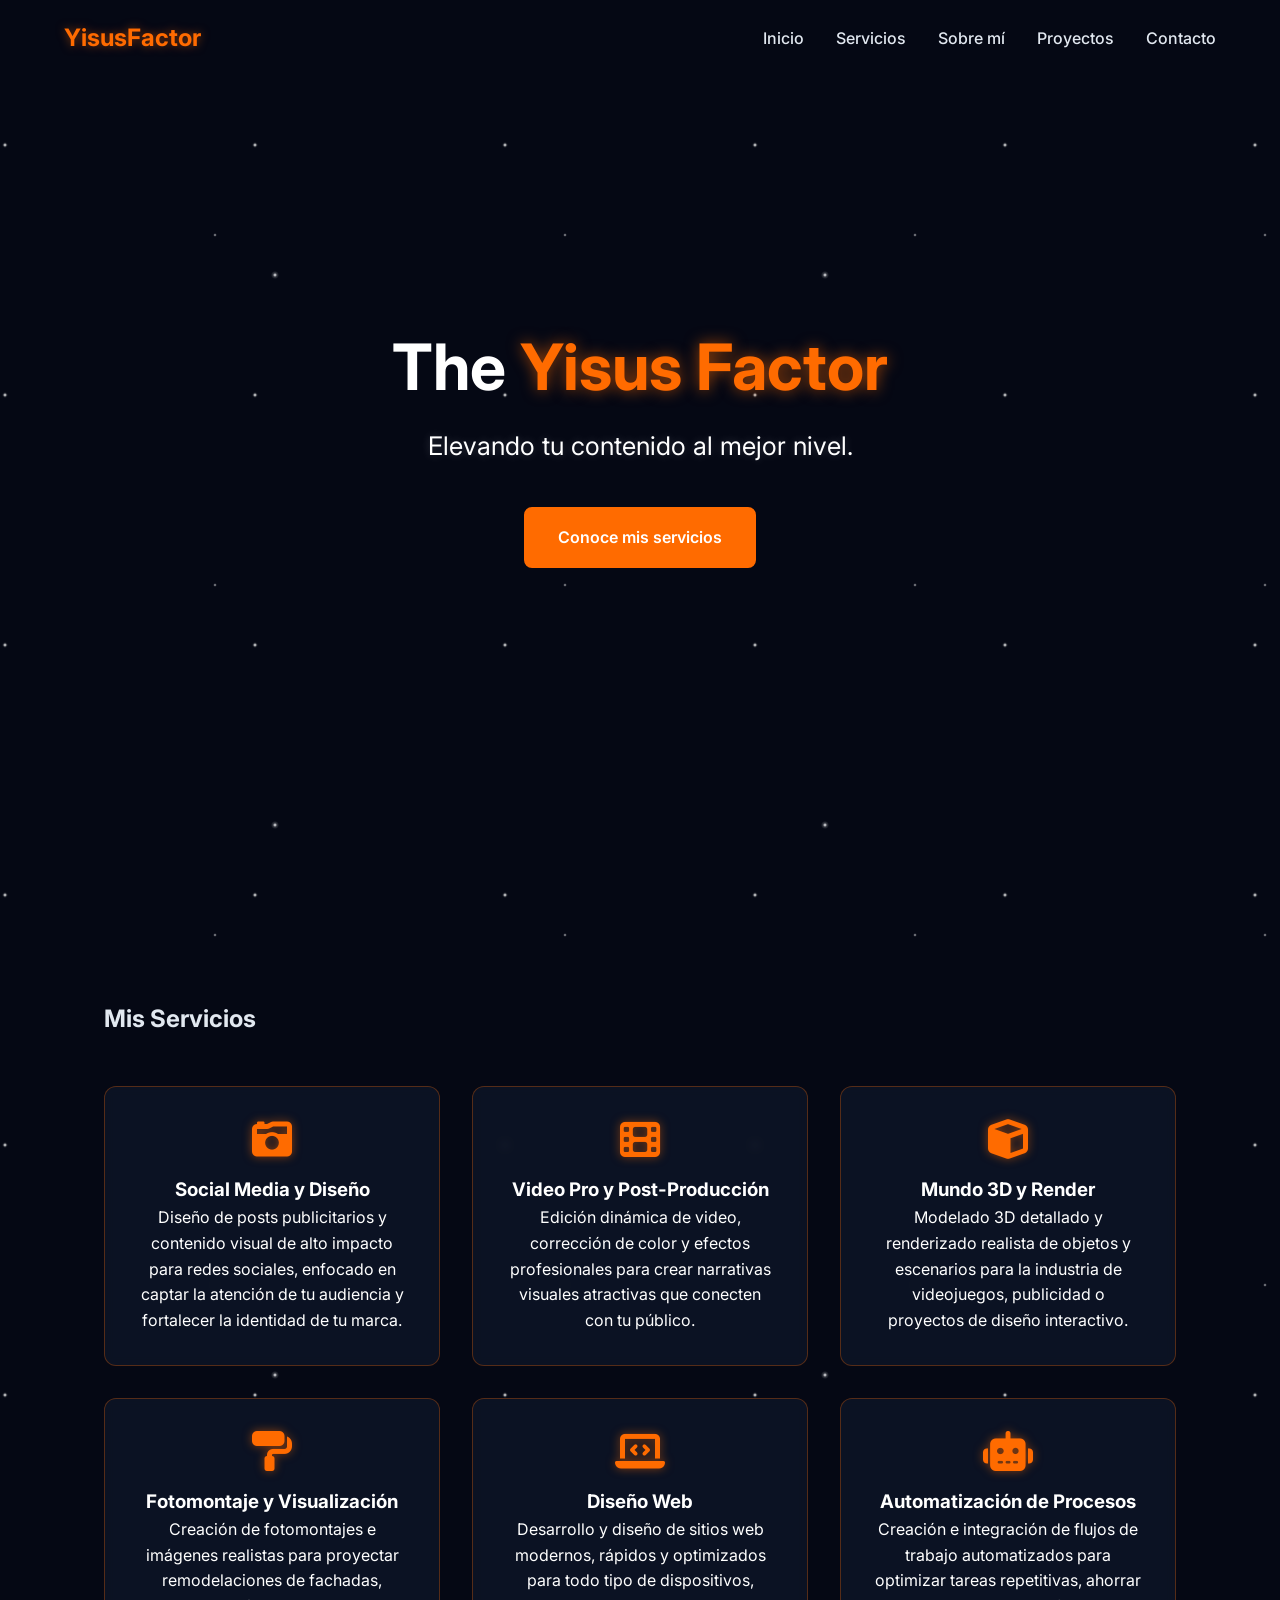
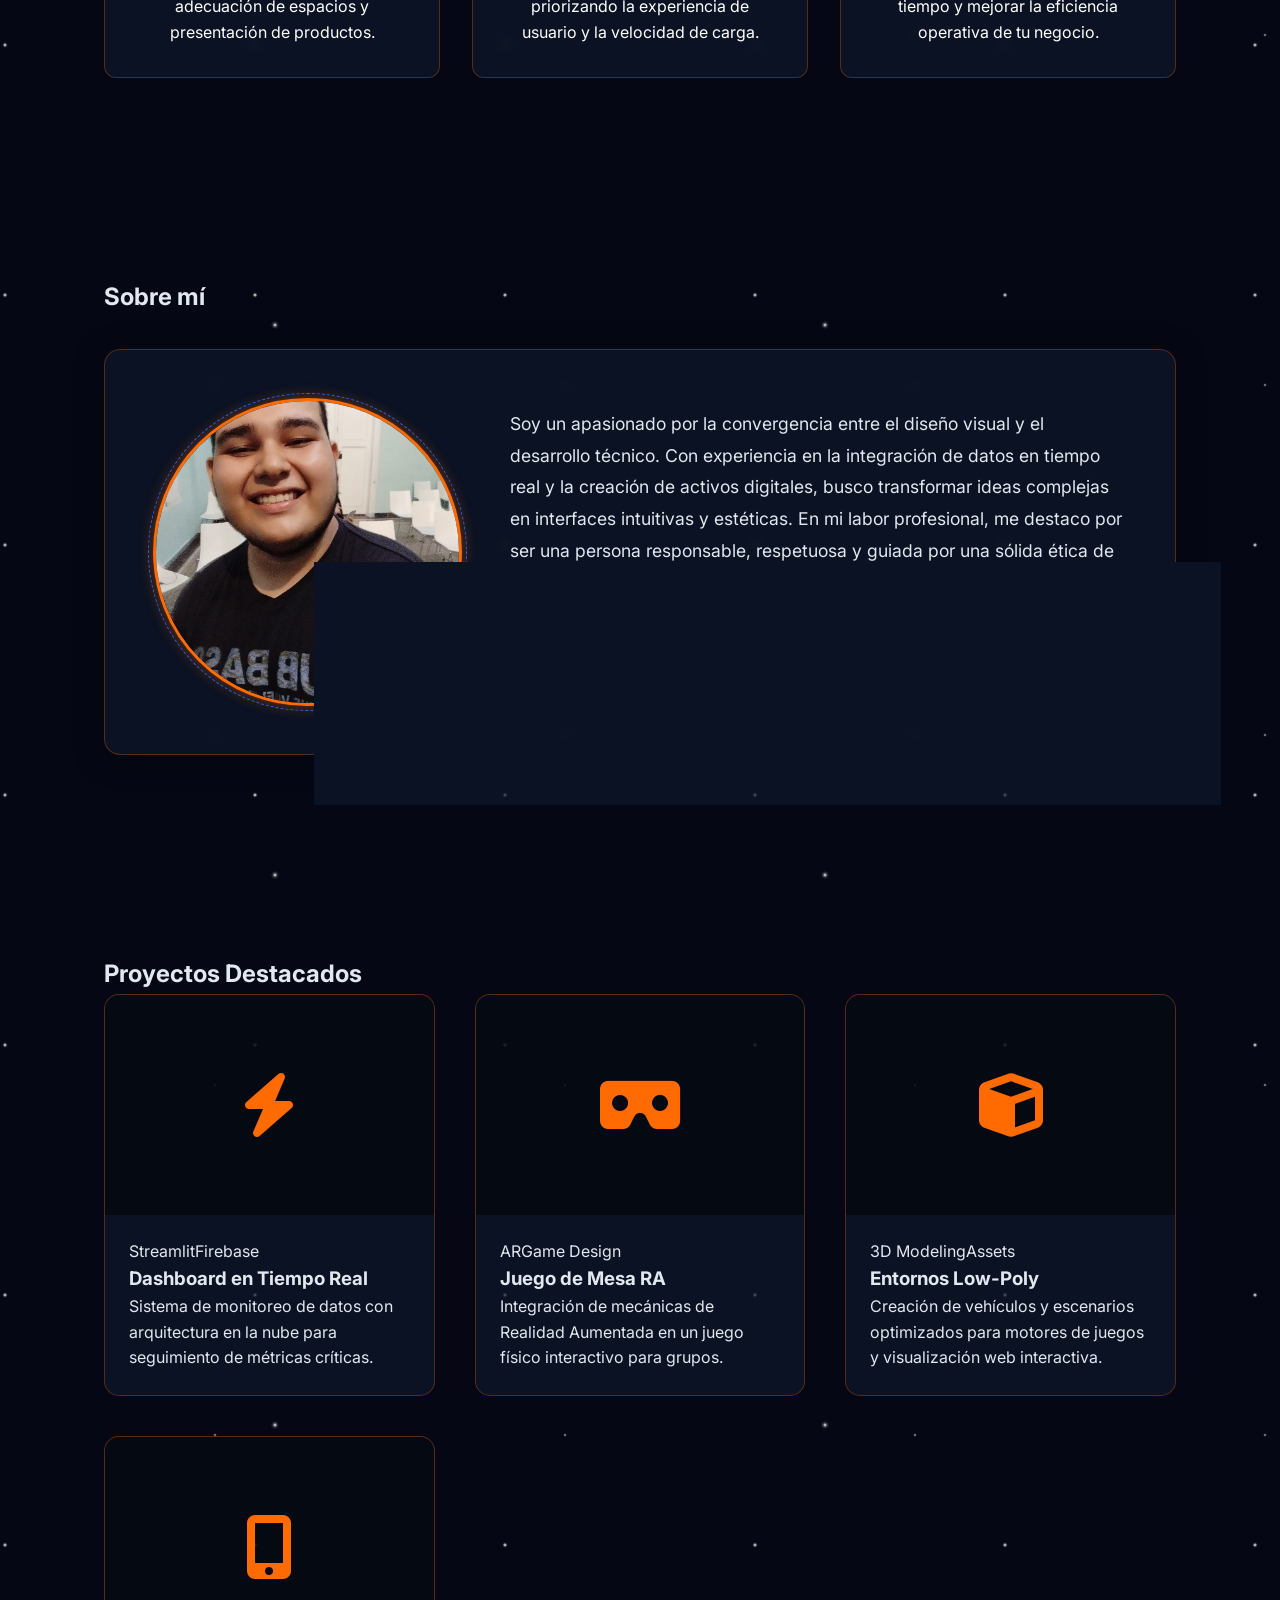
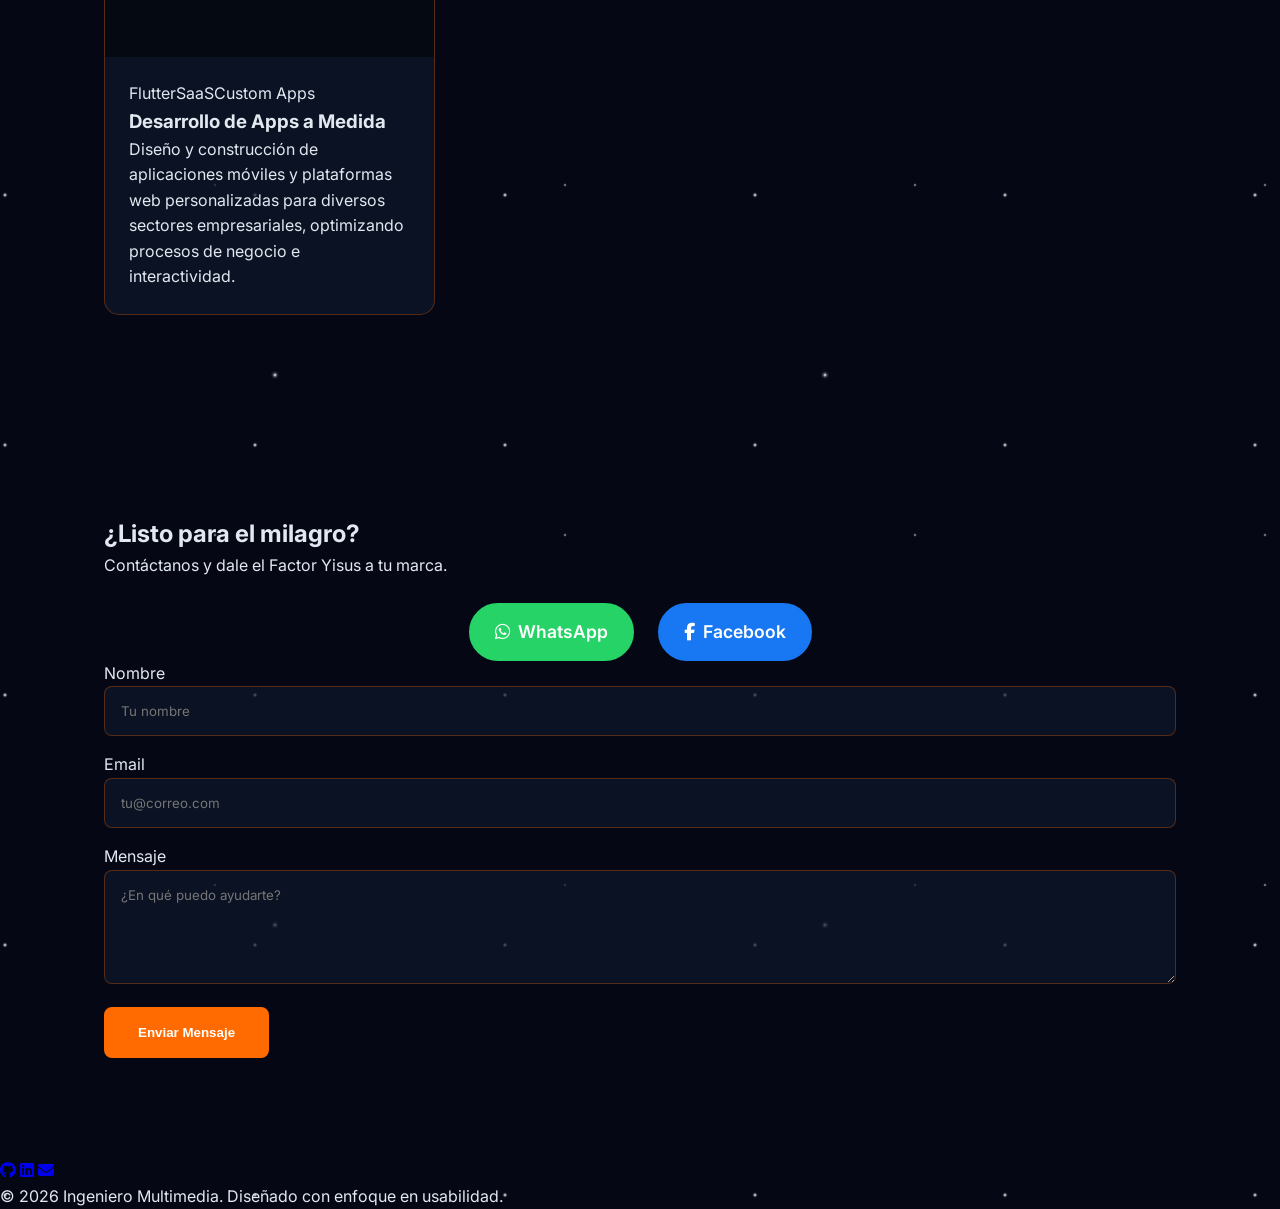
<file: index.html>
<!DOCTYPE html>
<html lang="es">

<head>
    <meta charset="UTF-8">
    <meta name="viewport" content="width=device-width, initial-scale=1.0">
    <meta name="description" content="Portafolio Profesional - Ingeniero Multimedia y Desarrollador Front-End">
    <title>Portafolio Profesional | Multimedia Engineer</title>

    <!-- Fuentes y Recursos Externos -->
    <link rel="preconnect" href="https://fonts.googleapis.com">
    <link rel="preconnect" href="https://fonts.gstatic.com" crossorigin>
    <link href="https://fonts.googleapis.com/css2?family=Inter:wght@300;400;600;700&display=swap" rel="stylesheet">
    <link rel="stylesheet" href="https://cdnjs.cloudflare.com/ajax/libs/font-awesome/6.4.0/css/all.min.css">

    <!-- Vinculación del CSS Externo -->
    <link rel="stylesheet" href="css/styles.css">
</head>

<body>

    <!-- Navegación -->
    <header>
        <a href="#" class="logo">Yisus<span>Factor</span></a>
        <nav>
            <ul class="nav-links">
                <li><a href="#inicio">Inicio</a></li>
                <li><a href="#habilidades">Servicios</a></li>
                <li><a href="#sobre-mi">Sobre mí</a></li>
                <li><a href="#portafolio">Proyectos</a></li>
                <li><a href="#contacto">Contacto</a></li>
            </ul>
        </nav>
    </header>

    <!-- Sección Hero -->
    <section id="inicio" class="hero">
        <div class="hero-content">
            <h1>The <span>Yisus Factor</span></h1>
            <p>Elevando tu contenido al mejor nivel.</p>
            <a href="#habilidades" class="btn">Conoce mis servicios</a>
        </div>
    </section>

    <!-- Servicios -->
    <section id="habilidades" class="reveal">
        <div class="section-title">
            <h2>Mis Servicios</h2>
        </div>
        <div class="skills-grid">
            <div class="skill-card">
                <i class="fas fa-camera-retro"></i>
                <h3>Social Media y Diseño</h3>
                <p>Diseño de posts publicitarios y contenido visual de alto impacto para redes sociales, enfocado en
                    captar la atención de tu audiencia y fortalecer la identidad de tu marca.</p>
            </div>
            <div class="skill-card">
                <i class="fas fa-film"></i>
                <h3>Video Pro y Post-Producción</h3>
                <p>Edición dinámica de video, corrección de color y efectos profesionales para crear narrativas visuales
                    atractivas que conecten con tu público.</p>
            </div>
            <div class="skill-card">
                <i class="fas fa-cube"></i>
                <h3>Mundo 3D y Render</h3>
                <p>Modelado 3D detallado y renderizado realista de objetos y escenarios para la industria de
                    videojuegos, publicidad o proyectos de diseño interactivo.</p>
            </div>
            <div class="skill-card">
                <i class="fas fa-paint-roller"></i>
                <h3>Fotomontaje y Visualización</h3>
                <p>Creación de fotomontajes e imágenes realistas para proyectar remodelaciones de fachadas, adecuación
                    de espacios y presentación de productos.</p>
            </div>
            <div class="skill-card">
                <i class="fas fa-laptop-code"></i>
                <h3>Diseño Web</h3>
                <p>Desarrollo y diseño de sitios web modernos, rápidos y optimizados para todo tipo de dispositivos,
                    priorizando la experiencia de usuario y la velocidad de carga.</p>
            </div>
            <div class="skill-card">
                <i class="fas fa-robot"></i>
                <h3>Automatización de Procesos</h3>
                <p>Creación e integración de flujos de trabajo automatizados para optimizar tareas repetitivas, ahorrar
                    tiempo y mejorar la eficiencia operativa de tu negocio.</p>
            </div>
        </div>
    </section>

    <!-- Sobre Mí -->
    <section id="sobre-mi" class="reveal">
        <div class="section-title">
            <h2>Sobre mí</h2>
        </div>
        <div class="sobre-mi-container">
            <div class="sobre-mi-img">
                <img src="imagenes/perfil.jpg" alt="Foto de perfil de Yisus"
                    onerror="this.src='https://placehold.co/400x400/0f172a/ff6b00?text=Yisus';">
            </div>
            <div class="sobre-mi-info">
                <p>Soy un apasionado por la convergencia entre el diseño visual y el desarrollo técnico. Con experiencia
                    en
                    la integración de datos en tiempo real y la creación de activos digitales, busco transformar ideas
                    complejas en interfaces intuitivas y estéticas. En mi labor profesional, me destaco por ser una
                    persona
                    responsable, respetuosa y guiada por una sólida ética de trabajo, garantizando siempre el
                    compromiso, la
                    excelencia y la transparencia en cada uno de mis proyectos.</p>
                <div class="sobre-mi-valores">
                    <span class="valor-tag"><i class="fas fa-check-circle"></i> Responsabilidad</span>
                    <span class="valor-tag"><i class="fas fa-check-circle"></i> Respeto</span>
                    <span class="valor-tag"><i class="fas fa-check-circle"></i> Ética Profesional</span>
                </div>
            </div>
        </div>
    </section>

    <!-- Proyectos -->
    <section id="portafolio" class="reveal">
        <div class="section-title">
            <h2>Proyectos Destacados</h2>
        </div>
        <div class="portfolio-grid">
            <article class="project-card">
                <div class="project-img"><i class="fas fa-bolt"></i></div>
                <div class="project-content">
                    <span class="tag">Streamlit</span><span class="tag">Firebase</span>
                    <h3>Dashboard en Tiempo Real</h3>
                    <p>Sistema de monitoreo de datos con arquitectura en la nube para seguimiento de métricas críticas.
                    </p>
                </div>
            </article>

            <article class="project-card">
                <div class="project-img"><i class="fas fa-vr-cardboard"></i></div>
                <div class="project-content">
                    <span class="tag">AR</span><span class="tag">Game Design</span>
                    <h3>Juego de Mesa RA</h3>
                    <p>Integración de mecánicas de Realidad Aumentada en un juego físico interactivo para grupos.</p>
                </div>
            </article>

            <article class="project-card">
                <div class="project-img"><i class="fas fa-cube"></i></div>
                <div class="project-content">
                    <span class="tag">3D Modeling</span><span class="tag">Assets</span>
                    <h3>Entornos Low-Poly</h3>
                    <p>Creación de vehículos y escenarios optimizados para motores de juegos y visualización web
                        interactiva.</p>
                </div>
            </article>

            <article class="project-card">
                <div class="project-img"><i class="fas fa-mobile-screen-button"></i></div>
                <div class="project-content">
                    <span class="tag">Flutter</span><span class="tag">SaaS</span><span class="tag">Custom Apps</span>
                    <h3>Desarrollo de Apps a Medida</h3>
                    <p>Diseño y construcción de aplicaciones móviles y plataformas web personalizadas para diversos
                        sectores empresariales, optimizando procesos de negocio e interactividad.</p>
                </div>
            </article>
        </div>
    </section>

    <!-- Contacto -->
    <section id="contacto" class="reveal">
        <div class="section-title">
            <h2>¿Listo para el milagro?</h2>
            <p>Contáctanos y dale el Factor Yisus a tu marca.</p>
            <div class="contact-buttons">
                <a href="https://wa.me/573028333402" class="whatsapp-btn" target="_blank" rel="noopener noreferrer">
                    <i class="fab fa-whatsapp"></i> WhatsApp
                </a>
                <a href="https://www.facebook.com/profile.php?id=61589873860129" class="facebook-btn" target="_blank"
                    rel="noopener noreferrer">
                    <i class="fab fa-facebook-f"></i> Facebook
                </a>
            </div>
        </div>
        <div class="contact-container">
            <form id="contact-form">
                <div class="form-group">
                    <label for="name">Nombre</label>
                    <input type="text" id="name" name="name" placeholder="Tu nombre" required>
                </div>
                <div class="form-group">
                    <label for="email">Email</label>
                    <input type="email" id="email" name="email" placeholder="tu@correo.com" required>
                </div>
                <div class="form-group">
                    <label for="message">Mensaje</label>
                    <textarea id="message" name="message" rows="5" placeholder="¿En qué puedo ayudarte?"
                        required></textarea>
                </div>
                <button type="submit" class="btn">Enviar Mensaje</button>
            </form>
        </div>
    </section>

    <!-- Footer -->
    <footer>
        <div class="social-links">
            <a href="#" aria-label="GitHub"><i class="fab fa-github"></i></a>
            <a href="#" aria-label="LinkedIn"><i class="fab fa-linkedin"></i></a>
            <a href="#" aria-label="Email"><i class="fas fa-envelope"></i></a>
        </div>
        <p>&copy; 2026 Ingeniero Multimedia. Diseñado con enfoque en usabilidad.</p>
    </footer>

    <!-- Vinculación del JavaScript Externo -->
    <script src="java/script.js"></script>
</body>

</html>
</file>
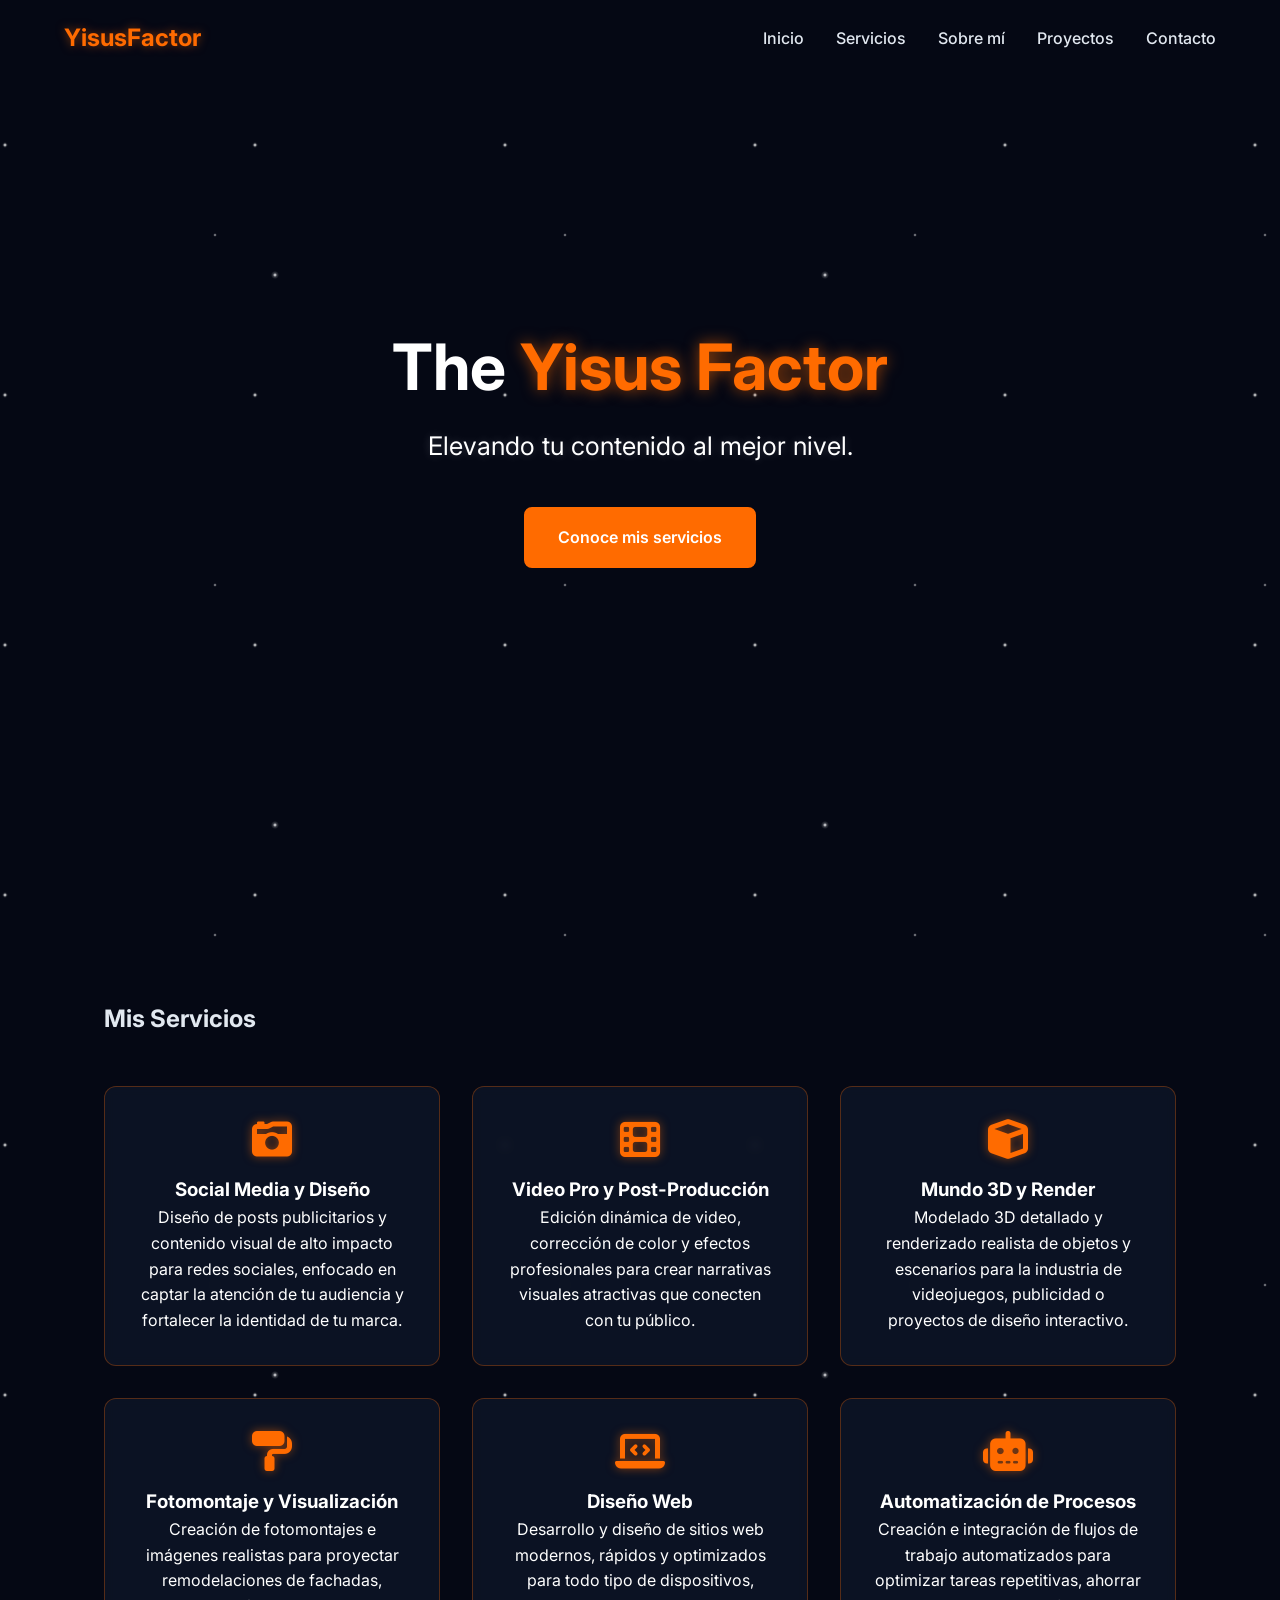
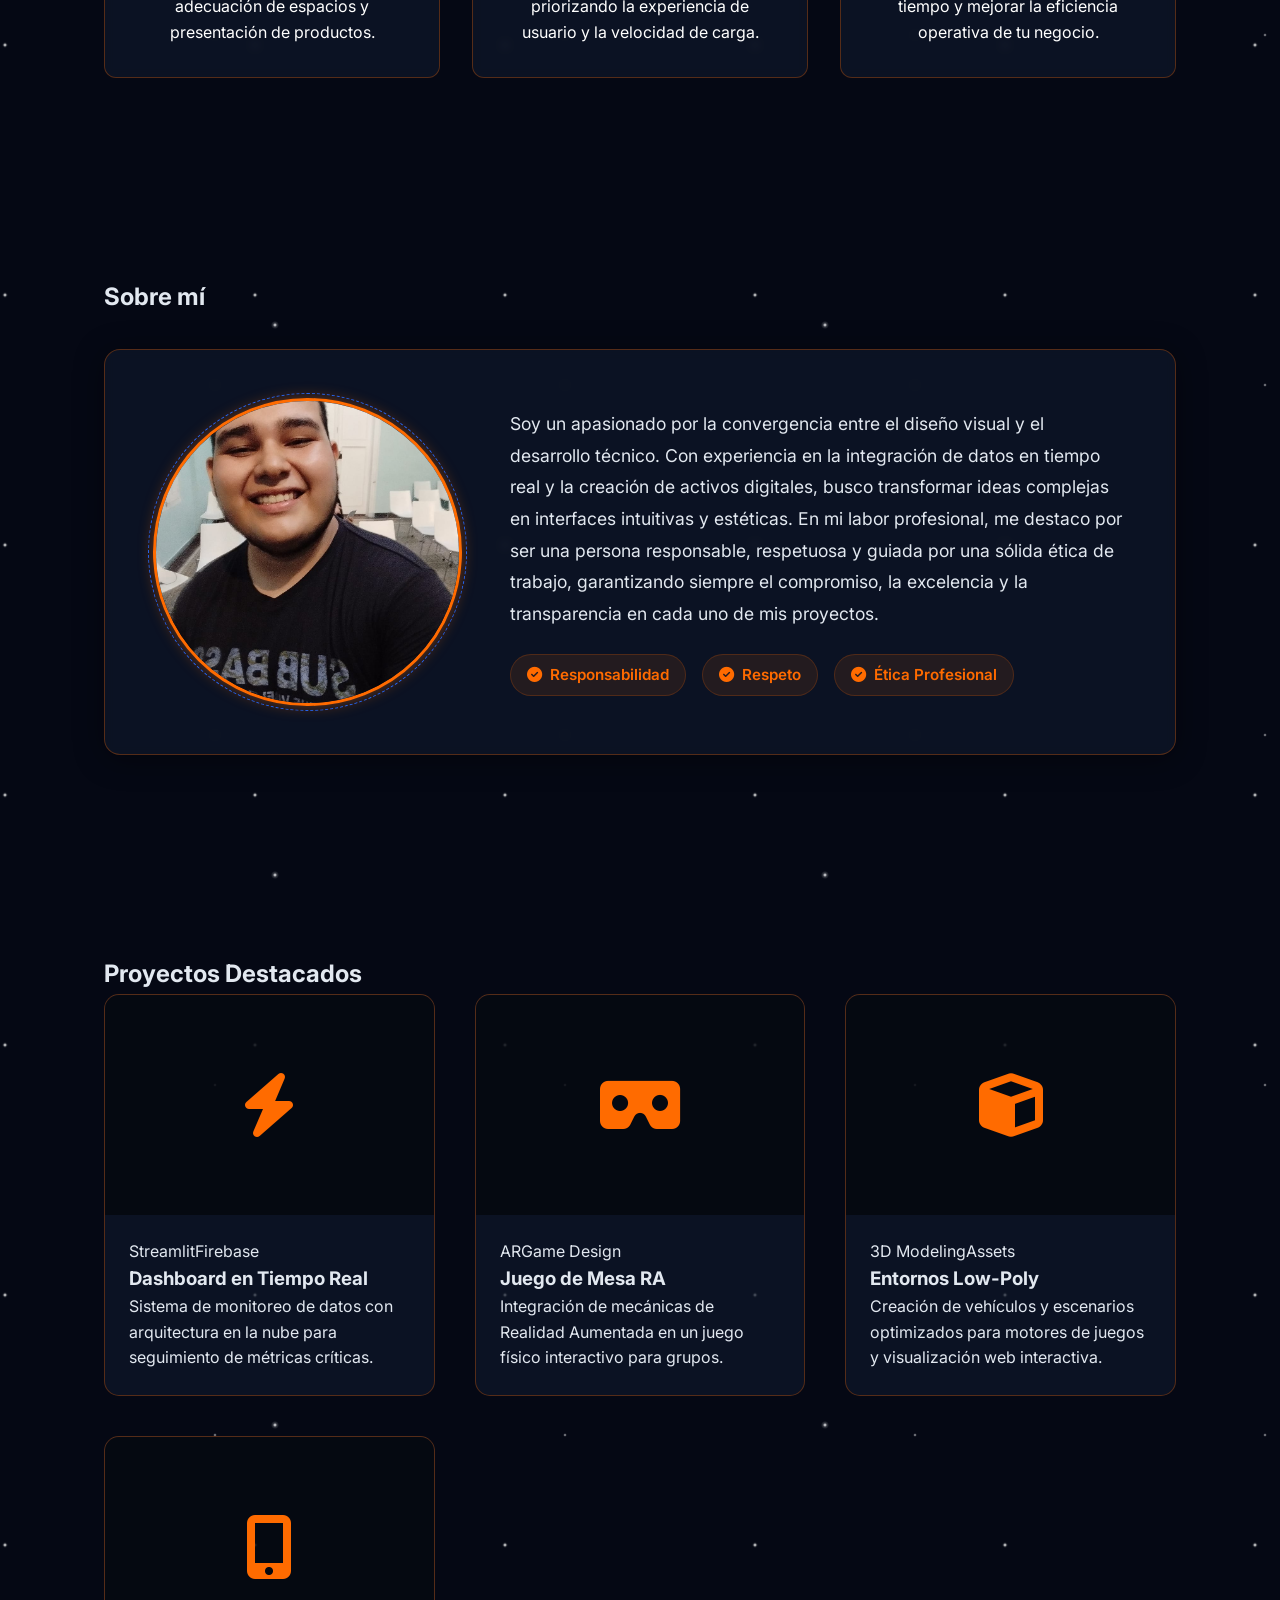
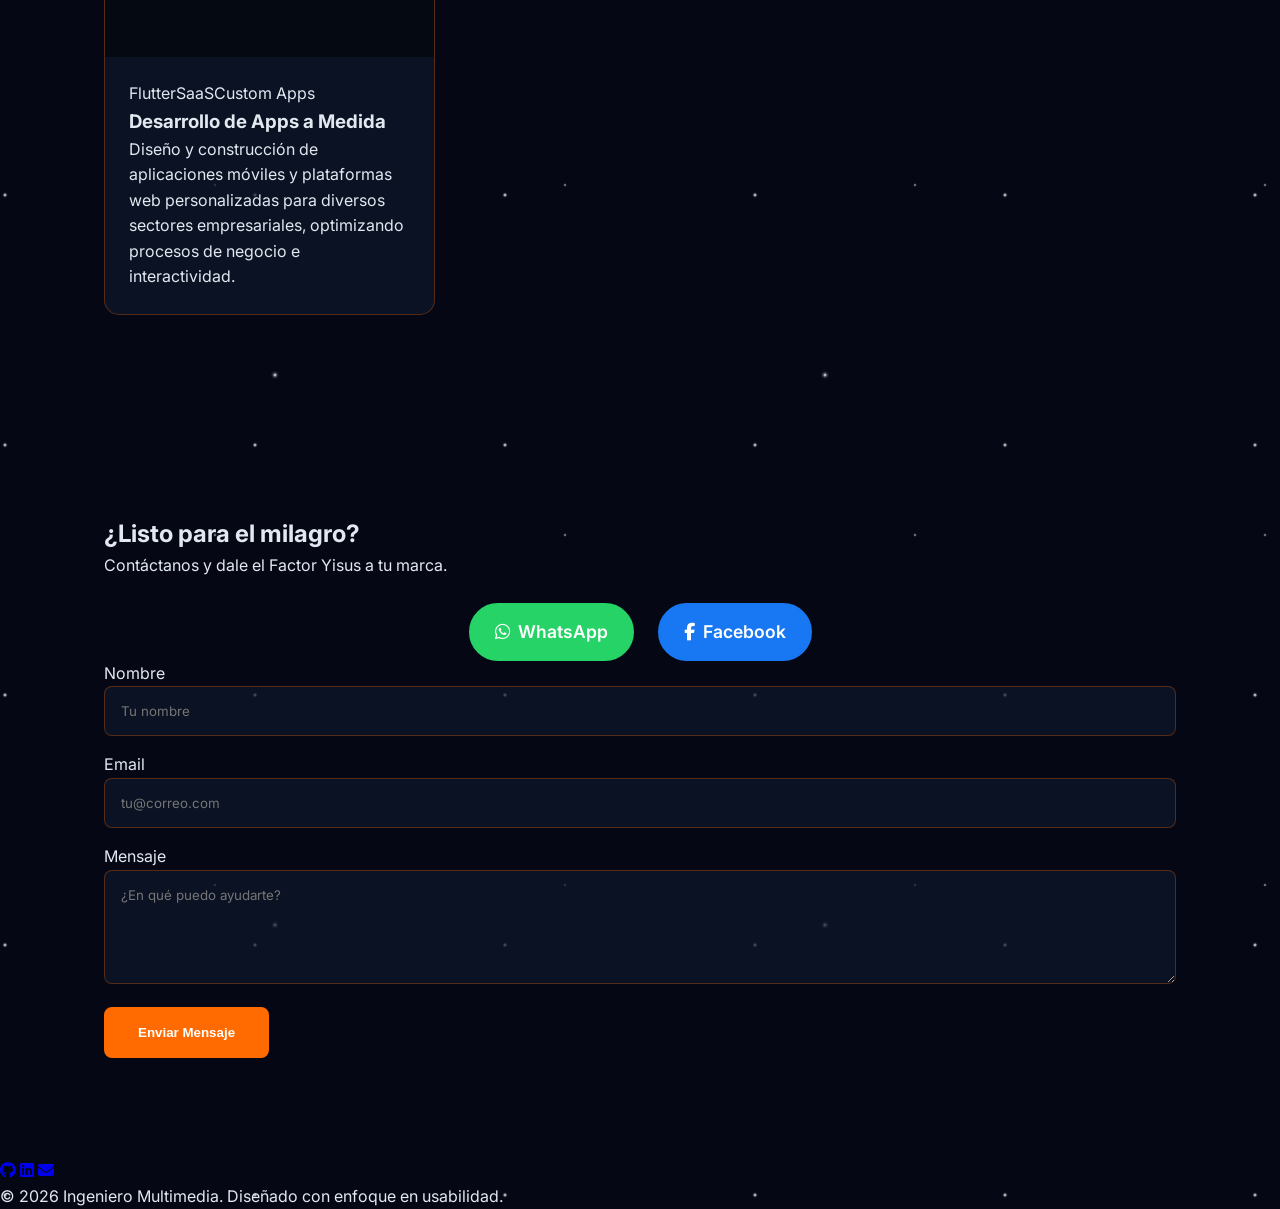
<file: html/index.html>
<!DOCTYPE html>
<html lang="es">

<head>
    <meta charset="UTF-8">
    <meta name="viewport" content="width=device-width, initial-scale=1.0">
    <meta name="description" content="Portafolio Profesional - Ingeniero Multimedia y Desarrollador Front-End">
    <title>Portafolio Profesional | Multimedia Engineer</title>

    <!-- Fuentes y Recursos Externos -->
    <link rel="preconnect" href="https://fonts.googleapis.com">
    <link rel="preconnect" href="https://fonts.gstatic.com" crossorigin>
    <link href="https://fonts.googleapis.com/css2?family=Inter:wght@300;400;600;700&display=swap" rel="stylesheet">
    <link rel="stylesheet" href="https://cdnjs.cloudflare.com/ajax/libs/font-awesome/6.4.0/css/all.min.css">

    <!-- Vinculación del CSS Externo -->
    <link rel="stylesheet" href="../css/styles.css">
</head>

<body>

    <!-- Navegación -->
    <header>
        <a href="#" class="logo">Yisus<span>Factor</span></a>
        <nav>
            <ul class="nav-links">
                <li><a href="#inicio">Inicio</a></li>
                <li><a href="#habilidades">Servicios</a></li>
                <li><a href="#sobre-mi">Sobre mí</a></li>
                <li><a href="#portafolio">Proyectos</a></li>
                <li><a href="#contacto">Contacto</a></li>
            </ul>
        </nav>
    </header>

    <!-- Sección Hero -->
    <section id="inicio" class="hero">
        <div class="hero-content">
            <h1>The <span>Yisus Factor</span></h1>
            <p>Elevando tu contenido al mejor nivel.</p>
            <a href="#habilidades" class="btn">Conoce mis servicios</a>
        </div>
    </section>

    <!-- Servicios -->
    <section id="habilidades" class="reveal">
        <div class="section-title">
            <h2>Mis Servicios</h2>
        </div>
        <div class="skills-grid">
            <div class="skill-card">
                <i class="fas fa-camera-retro"></i>
                <h3>Social Media y Diseño</h3>
                <p>Diseño de posts publicitarios y contenido visual de alto impacto para redes sociales, enfocado en
                    captar la atención de tu audiencia y fortalecer la identidad de tu marca.</p>
            </div>
            <div class="skill-card">
                <i class="fas fa-film"></i>
                <h3>Video Pro y Post-Producción</h3>
                <p>Edición dinámica de video, corrección de color y efectos profesionales para crear narrativas visuales
                    atractivas que conecten con tu público.</p>
            </div>
            <div class="skill-card">
                <i class="fas fa-cube"></i>
                <h3>Mundo 3D y Render</h3>
                <p>Modelado 3D detallado y renderizado realista de objetos y escenarios para la industria de
                    videojuegos, publicidad o proyectos de diseño interactivo.</p>
            </div>
            <div class="skill-card">
                <i class="fas fa-paint-roller"></i>
                <h3>Fotomontaje y Visualización</h3>
                <p>Creación de fotomontajes e imágenes realistas para proyectar remodelaciones de fachadas, adecuación
                    de espacios y presentación de productos.</p>
            </div>
            <div class="skill-card">
                <i class="fas fa-laptop-code"></i>
                <h3>Diseño Web</h3>
                <p>Desarrollo y diseño de sitios web modernos, rápidos y optimizados para todo tipo de dispositivos,
                    priorizando la experiencia de usuario y la velocidad de carga.</p>
            </div>
            <div class="skill-card">
                <i class="fas fa-robot"></i>
                <h3>Automatización de Procesos</h3>
                <p>Creación e integración de flujos de trabajo automatizados para optimizar tareas repetitivas, ahorrar
                    tiempo y mejorar la eficiencia operativa de tu negocio.</p>
            </div>
        </div>
    </section>

    <!-- Sobre Mí -->
    <section id="sobre-mi" class="reveal">
        <div class="section-title">
            <h2>Sobre mí</h2>
        </div>
        <div class="sobre-mi-container">
            <div class="sobre-mi-img">
                <img src="../imagenes/perfil.jpg" alt="Foto de perfil de Yisus"
                    onerror="this.src='https://placehold.co/400x400/0f172a/ff6b00?text=Yisus';">
            </div>
            <div class="sobre-mi-info">
                <p>Soy un apasionado por la convergencia entre el diseño visual y el desarrollo técnico. Con experiencia
                    en
                    la integración de datos en tiempo real y la creación de activos digitales, busco transformar ideas
                    complejas en interfaces intuitivas y estéticas. En mi labor profesional, me destaco por ser una
                    persona
                    responsable, respetuosa y guiada por una sólida ética de trabajo, garantizando siempre el
                    compromiso, la
                    excelencia y la transparencia en cada uno de mis proyectos.</p>
                <div class="sobre-mi-valores">
                    <span class="valor-tag"><i class="fas fa-check-circle"></i> Responsabilidad</span>
                    <span class="valor-tag"><i class="fas fa-check-circle"></i> Respeto</span>
                    <span class="valor-tag"><i class="fas fa-check-circle"></i> Ética Profesional</span>
                </div>
            </div>
        </div>
    </section>

    <!-- Proyectos -->
    <section id="portafolio" class="reveal">
        <div class="section-title">
            <h2>Proyectos Destacados</h2>
        </div>
        <div class="portfolio-grid">
            <article class="project-card">
                <div class="project-img"><i class="fas fa-bolt"></i></div>
                <div class="project-content">
                    <span class="tag">Streamlit</span><span class="tag">Firebase</span>
                    <h3>Dashboard en Tiempo Real</h3>
                    <p>Sistema de monitoreo de datos con arquitectura en la nube para seguimiento de métricas críticas.
                    </p>
                </div>
            </article>

            <article class="project-card">
                <div class="project-img"><i class="fas fa-vr-cardboard"></i></div>
                <div class="project-content">
                    <span class="tag">AR</span><span class="tag">Game Design</span>
                    <h3>Juego de Mesa RA</h3>
                    <p>Integración de mecánicas de Realidad Aumentada en un juego físico interactivo para grupos.</p>
                </div>
            </article>

            <article class="project-card">
                <div class="project-img"><i class="fas fa-cube"></i></div>
                <div class="project-content">
                    <span class="tag">3D Modeling</span><span class="tag">Assets</span>
                    <h3>Entornos Low-Poly</h3>
                    <p>Creación de vehículos y escenarios optimizados para motores de juegos y visualización web
                        interactiva.</p>
                </div>
            </article>

            <article class="project-card">
                <div class="project-img"><i class="fas fa-mobile-screen-button"></i></div>
                <div class="project-content">
                    <span class="tag">Flutter</span><span class="tag">SaaS</span><span class="tag">Custom Apps</span>
                    <h3>Desarrollo de Apps a Medida</h3>
                    <p>Diseño y construcción de aplicaciones móviles y plataformas web personalizadas para diversos
                        sectores empresariales, optimizando procesos de negocio e interactividad.</p>
                </div>
            </article>
        </div>
    </section>

    <!-- Contacto -->
    <section id="contacto" class="reveal">
        <div class="section-title">
            <h2>¿Listo para el milagro?</h2>
            <p>Contáctanos y dale el Factor Yisus a tu marca.</p>
            <div class="contact-buttons">
                <a href="https://wa.me/573028333402" class="whatsapp-btn" target="_blank" rel="noopener noreferrer">
                    <i class="fab fa-whatsapp"></i> WhatsApp
                </a>
                <a href="https://www.facebook.com/profile.php?id=61589873860129" class="facebook-btn" target="_blank"
                    rel="noopener noreferrer">
                    <i class="fab fa-facebook-f"></i> Facebook
                </a>
            </div>
        </div>
        <div class="contact-container">
            <form id="contact-form">
                <div class="form-group">
                    <label for="name">Nombre</label>
                    <input type="text" id="name" name="name" placeholder="Tu nombre" required>
                </div>
                <div class="form-group">
                    <label for="email">Email</label>
                    <input type="email" id="email" name="email" placeholder="tu@correo.com" required>
                </div>
                <div class="form-group">
                    <label for="message">Mensaje</label>
                    <textarea id="message" name="message" rows="5" placeholder="¿En qué puedo ayudarte?"
                        required></textarea>
                </div>
                <button type="submit" class="btn">Enviar Mensaje</button>
            </form>
        </div>
    </section>

    <!-- Footer -->
    <footer>
        <div class="social-links">
            <a href="#" aria-label="GitHub"><i class="fab fa-github"></i></a>
            <a href="#" aria-label="LinkedIn"><i class="fab fa-linkedin"></i></a>
            <a href="#" aria-label="Email"><i class="fas fa-envelope"></i></a>
        </div>
        <p>&copy; 2026 Ingeniero Multimedia. Diseñado con enfoque en usabilidad.</p>
    </footer>

    <!-- Vinculación del JavaScript Externo -->
    <script src="../java/script.js"></script>
</body>

</html>
</file>
<file: css/styles.css>
/* --- Variables y Reset --- */
:root {
    --primary: #ff6b00;
    /* Naranja Principal / Resplandor */
    --accent: #2563eb;
    /* Azul de Acento */
    --bg-dark: #050814;
    /* Fondo Espacial */
    --text-light: #e2e8f0;
    /* Texto Claro */
    --card-bg: rgba(15, 23, 42, 0.7);
    /* Fondo de tarjetas */
    --card-border: rgba(255, 107, 0, 0.3);
    --shadow-glow: 0 0 15px rgba(255, 107, 0, 0.4);
    --transition: all 0.3s cubic-bezier(0.4, 0, 0.2, 1);
}

* {
    margin: 0;
    padding: 0;
    box-sizing: border-box;
}

body {
    font-family: 'Inter', sans-serif;
    background-color: var(--bg-dark);
    background-image:
        radial-gradient(white, rgba(255, 255, 255, .2) 2px, transparent 4px),
        radial-gradient(white, rgba(255, 255, 255, .15) 1px, transparent 2px),
        radial-gradient(white, rgba(255, 255, 255, .1) 2px, transparent 3px);
    background-size: 550px 550px, 350px 350px, 250px 250px;
    background-position: 0 0, 40px 60px, 130px 270px;
    color: var(--text-light);
    line-height: 1.6;
    overflow-x: hidden;
}

/* --- Navegación --- */
header {
    position: fixed;
    width: 100%;
    top: 0;
    padding: 1.2rem 5%;
    display: flex;
    justify-content: space-between;
    align-items: center;
    z-index: 1000;
    transition: var(--transition);
}

header.scrolled {
    background: rgba(5, 8, 20, 0.9);
    backdrop-filter: blur(10px);
    padding: 0.8rem 5%;
    border-bottom: 1px solid rgba(255, 255, 255, 0.1);
}

.logo {
    font-size: 1.5rem;
    font-weight: 700;
    color: var(--primary);
    text-decoration: none;
    text-shadow: 0 0 10px rgba(255, 107, 0, 0.5);
}

.nav-links {
    display: flex;
    list-style: none;
    gap: 2rem;
}

.nav-links a {
    text-decoration: none;
    color: var(--text-light);
    font-weight: 500;
    transition: var(--transition);
}

.nav-links a:hover {
    color: var(--primary);
    text-shadow: 0 0 8px rgba(255, 107, 0, 0.6);
}

/* --- Secciones --- */
section {
    padding: 100px 5%;
    max-width: 1200px;
    margin: 0 auto;
}

.hero {
    height: 100vh;
    display: flex;
    align-items: center;
    justify-content: center;
    text-align: center;
    max-width: 100%;
}

.hero h1 {
    font-size: clamp(2.5rem, 8vw, 4rem);
    margin-bottom: 1.5rem;
    line-height: 1.1;
    color: #ffffff;
}

.hero span {
    color: var(--primary);
    text-shadow: 0 0 15px rgba(255, 107, 0, 0.6);
}

.hero p {
    font-size: clamp(1.2rem, 4vw, 1.6rem);
    margin-bottom: 2.5rem;
    color: #ffffff;
    text-shadow: 0 0 10px rgba(255, 255, 255, 0.2);
    max-width: 700px;
    margin-left: auto;
    margin-right: auto;
}

/* --- Habilidades (Grid) --- */
.skills-grid {
    display: grid;
    grid-template-columns: repeat(auto-fit, minmax(250px, 1fr));
    gap: 2rem;
    margin-top: 3rem;
}

.skill-card {
    background: var(--card-bg);
    backdrop-filter: blur(5px);
    padding: 2rem;
    border-radius: 12px;
    border: 1px solid var(--card-border);
    transition: var(--transition);
    text-align: center;
    color: #ffffff;
}

.skill-card:hover {
    transform: translateY(-10px);
    border-color: var(--primary);
    box-shadow: var(--shadow-glow);
}

.skill-card i {
    font-size: 2.5rem;
    color: var(--primary);
    margin-bottom: 1rem;
    text-shadow: 0 0 10px rgba(255, 107, 0, 0.5);
}

/* --- Portafolio --- */
.portfolio-grid {
    display: grid;
    grid-template-columns: repeat(auto-fit, minmax(320px, 1fr));
    gap: 2.5rem;
}

.project-card {
    background: var(--card-bg);
    border-radius: 15px;
    overflow: hidden;
    border: 1px solid var(--card-border);
    transition: var(--transition);
}

.project-card:hover {
    box-shadow: var(--shadow-glow);
}

.project-img {
    width: 100%;
    height: 220px;
    background-color: rgba(0, 0, 0, 0.5);
    display: flex;
    align-items: center;
    justify-content: center;
    font-size: 4rem;
    color: var(--primary);
}

.project-content {
    padding: 1.5rem;
    color: var(--text-light);
}

/* --- Formulario y Botones --- */
input,
textarea {
    width: 100%;
    padding: 1rem;
    background: rgba(15, 23, 42, 0.7);
    border: 1px solid var(--card-border);
    border-radius: 8px;
    color: var(--text-light);
    margin-bottom: 1rem;
    font-family: inherit;
    transition: var(--transition);
}

input:focus,
textarea:focus {
    outline: none;
    border-color: var(--primary);
    box-shadow: 0 0 10px rgba(255, 107, 0, 0.3);
}

.btn {
    display: inline-block;
    padding: 1rem 2rem;
    background: var(--primary);
    color: #ffffff;
    text-decoration: none;
    border-radius: 8px;
    font-weight: 600;
    transition: var(--transition);
    border: 2px solid var(--primary);
    cursor: pointer;
}

.btn:hover {
    background: transparent;
    color: var(--primary);
    box-shadow: var(--shadow-glow);
}

.contact-buttons {
    display: flex;
    justify-content: center;
    align-items: center;
    gap: 1.5rem;
    flex-wrap: wrap;
    margin-top: 1.5rem;
}

.whatsapp-btn {
    display: inline-flex;
    align-items: center;
    gap: 0.5rem;
    padding: 0.8rem 1.5rem;
    background: #25D366;
    color: #ffffff;
    text-decoration: none;
    border-radius: 50px;
    font-weight: 600;
    font-size: 1.1rem;
    border: 2px solid #25D366;
    transition: var(--transition);
}

.whatsapp-btn:hover {
    background: transparent;
    color: #25D366;
    box-shadow: 0 0 15px rgba(37, 211, 102, 0.4);
}

.facebook-btn {
    display: inline-flex;
    align-items: center;
    gap: 0.5rem;
    padding: 0.8rem 1.5rem;
    background: #1877F2;
    color: #ffffff;
    text-decoration: none;
    border-radius: 50px;
    font-weight: 600;
    font-size: 1.1rem;
    border: 2px solid #1877F2;
    transition: var(--transition);
}

.facebook-btn:hover {
    background: transparent;
    color: #1877F2;
    box-shadow: 0 0 15px rgba(24, 119, 242, 0.4);
}

/* --- Animaciones de Entrada --- */
.reveal {
    opacity: 0;
    transform: translateY(30px);
    transition: all 0.8s ease-out;
}

.reveal.active {
    opacity: 1;
    transform: translateY(0);
}

/* --- Responsive --- */
@media (max-width: 768px) {
    .nav-links {
        display: none;
    }

    /* Aquí se activaría un menú hamburguesa */
    section {
        padding: 60px 5%;
    }
}

/* --- Efecto de Partículas en el Cursor --- */
.cursor-particle {
    position: fixed;
    pointer-events: none;
    /* No interfiere con clics */
    border-radius: 50%;
    z-index: 9999;
    animation: particleFade 0.8s cubic-bezier(0.25, 0.46, 0.45, 0.94) forwards;
}

@keyframes particleFade {
    0% {
        opacity: 1;
        transform: translate(0, 0) scale(1);
    }

    100% {
        opacity: 0;
        transform: translate(var(--x), var(--y)) scale(0.2);
    }
}

/* --- Sobre Mí (Nueva Distribución) --- */
.sobre-mi-container {
    display: flex;
    align-items: center;
    gap: 3rem;
    margin-top: 2rem;
    background: var(--card-bg);
    backdrop-filter: blur(5px);
    border: 1px solid var(--card-border);
    border-radius: 16px;
    padding: 3rem;
    box-shadow: 0 4px 30px rgba(0, 0, 0, 0.4);
}

.sobre-mi-img {
    flex: 1;
    max-width: 320px;
    position: relative;
}

.sobre-mi-img img {
    display: block;
    width: 100%;
    aspect-ratio: 1 / 1;
    object-fit: cover;
    border-radius: 50%;
    border: 3px solid var(--primary);
    box-shadow: var(--shadow-glow);
    transition: var(--transition);
}

.sobre-mi-img::after {
    content: '';
    position: absolute;
    top: -5px;
    left: -5px;
    right: -5px;
    bottom: -5px;
    border-radius: 50%;
    border: 1px dashed var(--accent);
    animation: rotate 20s linear infinite;
    pointer-events: none;
}

@keyframes rotate {
    from {
        transform: rotate(0deg);
    }

    to {
        transform: rotate(360deg);
    }
}

.sobre-mi-img img:hover {
    transform: scale(1.03);
    box-shadow: 0 0 25px rgba(255, 107, 0, 0.6);
}

.sobre-mi-info {
    flex: 2;
    display: flex;
    flex-direction: column;
    gap: 1.5rem;
}

.sobre-mi-info p {
    font-size: 1.1rem;
    line-height: 1.8;
    color: var(--text-light);
}

.sobre-mi-valores {
    display: flex;
    flex-wrap: wrap;
    gap: 1rem;
}

.valor-tag {
    display: inline-flex;
    align-items: center;
    gap: 0.5rem;
    background: rgba(255, 107, 0, 0.1);
    border: 1px solid rgba(255, 107, 0, 0.2);
    padding: 0.5rem 1rem;
    border-radius: 50px;
    font-size: 0.95rem;
    font-weight: 600;
    color: var(--primary);
    transition: var(--transition);
}

.valor-tag i {
    color: var(--primary);
}

.valor-tag:hover {
    background: rgba(255, 107, 0, 0.2);
    border-color: var(--primary);
    box-shadow: 0 0 10px rgba(255, 107, 0, 0.3);
}

/* Responsivo para Sobre Mí */
@media (max-width: 900px) {
    .sobre-mi-container {
        flex-direction: column;
        text-align: center;
        padding: 2rem;
        gap: 2rem;
    }

    .sobre-mi-img {
        max-width: 240px;
        margin: 0 auto;
    }

    .sobre-mi-valores {
        justify-content: center;
    }
}
</file>
